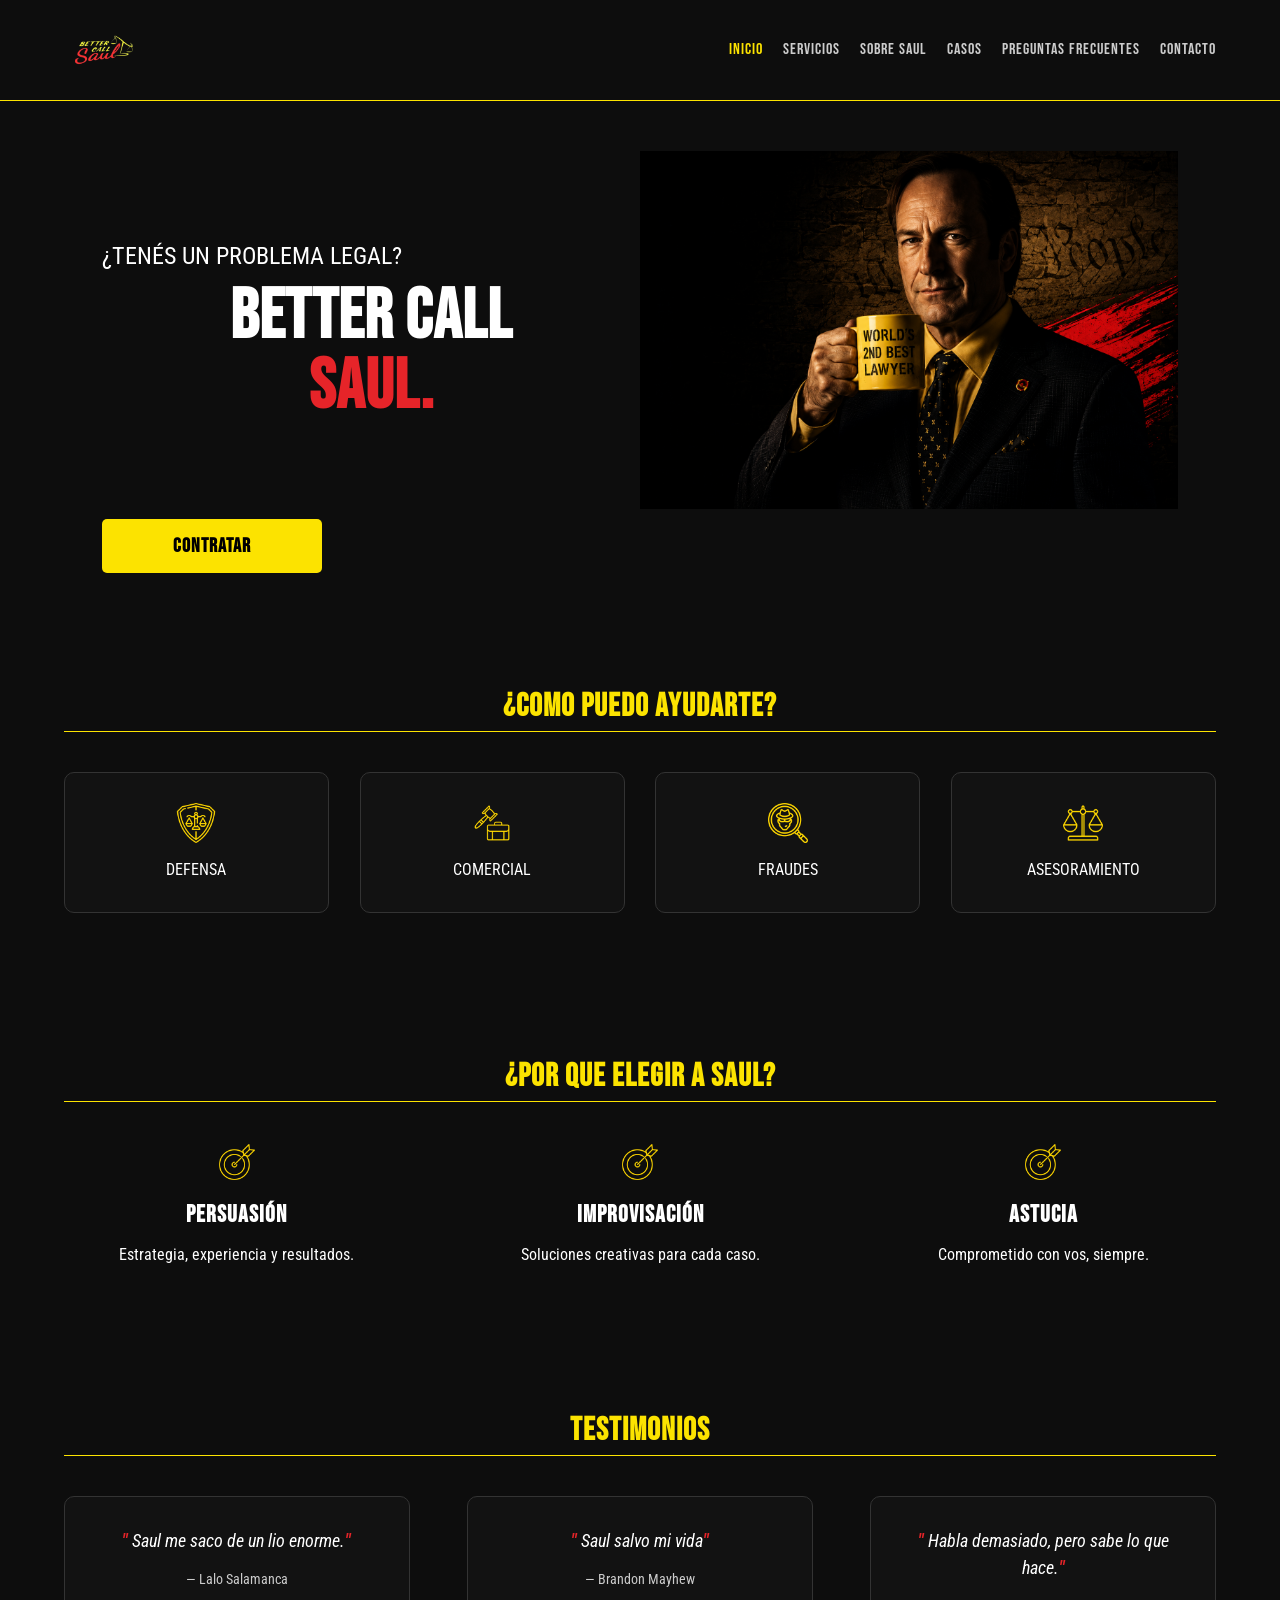
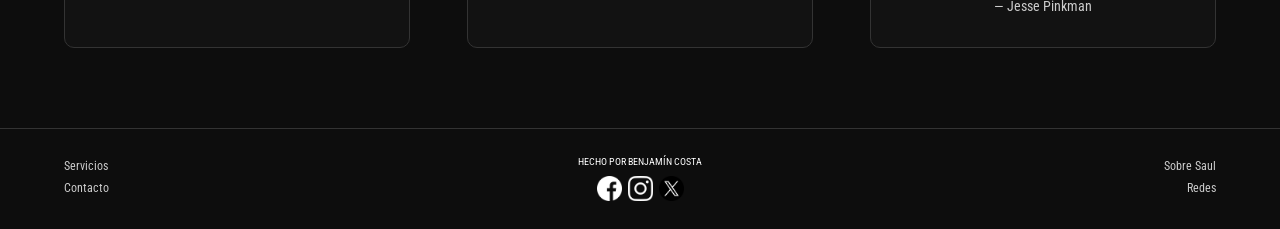
<file: index.html>
<!DOCTYPE html>
<html lang="es">
<head>
    <meta charset="utf-8">
    <meta name="viewport" content="width=device-width, initial-scale=1">
    <title>Inicio - Saul Goodman</title>
    <link rel="stylesheet" type="text/css" href="./estilos.css">
    <link rel="preconnect" href="https://fonts.googleapis.com">
    <link rel="preconnect" href="https://fonts.gstatic.com">
    <link href="https://fonts.googleapis.com/css2?family=Bebas+Neue&family=Roboto+Condensed:wght@400;700&display=swap" rel="stylesheet">
    <link href="https://fonts.googleapis.com/css2?family=Roboto:wght@400;700;900&display=swap" rel="stylesheet">
</head>
<body>
    <header class="encabezado">
        <div class="caja-logo">
            <img src="./images/LOGO-removebg-preview.png" alt="Logo BCS" class="logo">
        </div>
        
        <a href="javascript:void(0);" class="icono" onclick="funcionMenu()">&#9776;</a>

        <nav class="topnav" id="miTopnav">
            <a href="./index.html" class="enlaceNav activo">Inicio</a>
            <a href="./servicios.html" class="enlaceNav">Servicios</a>
            <a href="./sobreSaul.html" class="enlaceNav">Sobre Saul</a>
            <a href="./casos.html" class="enlaceNav">Casos</a>
            <a href="./preguntasFrecuentes.html" class="enlaceNav">Preguntas frecuentes</a>
            <a href="./contacto.html" class="enlaceNav">Contacto</a>
        </nav>
    </header>

    
<!-- SECCION 1 (Inicio) -->
<section class="banner">
    <div class="bannerTexto">
        <p class="subtitulo">¿TENÉS UN PROBLEMA LEGAL?</p>
        <h1 class="tituloPrincipal">
            BETTER CALL
            <strong class="textoRojo">SAUL.</strong>
        </h1>
    </div>

    <div class="cajaImagen">
        <img src="./images/img.banner.png" alt="Saul Goodman" class="imagenBanner">
    </div>

    <div class="cajaBoton">
        <a href="./contacto.html" class="CTA">CONTRATAR</a>
    </div>
</section>


    <!-- SECCION 2 (Servicios) -->
    <section class="serviciosContenedor">
        <h2 class="titulo-seccion">¿COMO PUEDO AYUDARTE?</h2>
        <div class="grillaContenedor">
            <div class="cajaServicios">
               <a href="./servicios.html">

                <img src="./images/blindaje.png" alt="Icono defensa" class="icono">
                <p>DEFENSA</p>

               </a>  
            </div>
            <div class="cajaServicios">
                <a href="./servicios.html">
                    <img src="./images/derecho-laboral.png" alt="Icono comercial" class="icono">
                    <p>COMERCIAL</p>
                </a>
            </div>

            <div class="cajaServicios">
                 <a href="./servicios.html">
                    <img src="./images/fraude.png" alt="Icono fraudes" class="icono">
                    <p>FRAUDES</p>
                </a>
            </div>


        <div class="cajaServicios">
                <a href="./servicios.html">
                    <img src="./images/balanza.png" alt="Icono asesoramiento" class="icono">
                    <p>ASESORAMIENTO</p>
                </a>
            </div>
        </div>
    </section>

    <!-- SECCION 3 (Por qué elegir a Saul) -->
    <section class="habilidadesContenedor">
        <h2 class="titulo-seccion">¿POR QUE ELEGIR A SAUL?</h2>
        <div class="grillaContenedor">
            <div class="cajaHabilidad">
                <img src="./images/estrategia.png" alt="Icono habilidad" class="icono">
                <h3 class="titulo-habilidad">Persuasión</h3>
                <p class="texto-habilidad">Estrategia, experiencia y resultados.</p>
            </div>
            <div class="cajaHabilidad">
                <img src="./images/estrategia.png" alt="Icono habilidad" class="icono">
                <h3 class="titulo-habilidad">Improvisación</h3>
                <p class="texto-habilidad">Soluciones creativas para cada caso.</p>
            </div>
            <div class="cajaHabilidad">
                <img src="./images/estrategia.png" alt="Icono habilidad" class="icono">
                <h3 class="titulo-habilidad">Astucia</h3>
                <p class="texto-habilidad">Comprometido con vos, siempre.</p>
            </div>
        </div>
    </section>

   <!-- SECCION 4 (Testimonios) -->
    <section class="testimoniosContenedor">
        <h2 class="titulo-seccion">TESTIMONIOS</h2>
        <div class="grillaContenedor">
            <div class="cajaTestimonio">
                <p class="cita"><strong class="comillaRoja">"</strong> Saul me saco de un lio enorme.<strong class="comillaRoja">"</strong></p>
                <p class="autor">— Lalo Salamanca</p>
            </div>
            <div class="cajaTestimonio">
                <p class="cita"><strong class="comillaRoja">"</strong> Saul salvo mi vida<strong class="comillaRoja">"</strong></p>
                <p class="autor">— Brandon Mayhew</p>
            </div>
            <div class="cajaTestimonio">
                <p class="cita"><strong class="comillaRoja">"</strong> Habla demasiado, pero sabe lo que hace.<strong class="comillaRoja">"</strong></p>
                <p class="autor">— Jesse Pinkman</p>
            </div>
        </div>
    </section>

    

    <!-- PIE DE PAGINA -->
    <footer class="piePagina">
        <div class="pieContenedor">
            <div class="pieEnlaces">
                <a href="#">Servicios</a>
                <a href="#">Contacto</a>
            </div>
            <div class="pieFirma">
                <p>HECHO POR BENJAMÍN COSTA</p>
                <div class="pieRedes">
                    <a href="#"><img src="./images/facebook.png" alt="Facebook"></a>
                    <a href="#"><img src="./images/instagram.png" alt="Instagram"></a>
                    <a href="#"><img src="./images/gorjeo.png" alt="X"></a>
                </div>
            </div>
            <div class="pieBloqueDerecho">
                <div class="pieEnlaces">
                    <a href="#">Sobre Saul</a>
                    <a href="#">Redes</a>
                </div>
            </div>
        </div>
    </footer>

    <script>
        function funcionMenu() {
            var menu = document.getElementById("miTopnav");
            if (menu.className === "topnav") {
                menu.className += " responsive";
            } else {
                menu.className = "topnav";
            }
        }
    </script>
</body>
</html>
</file>
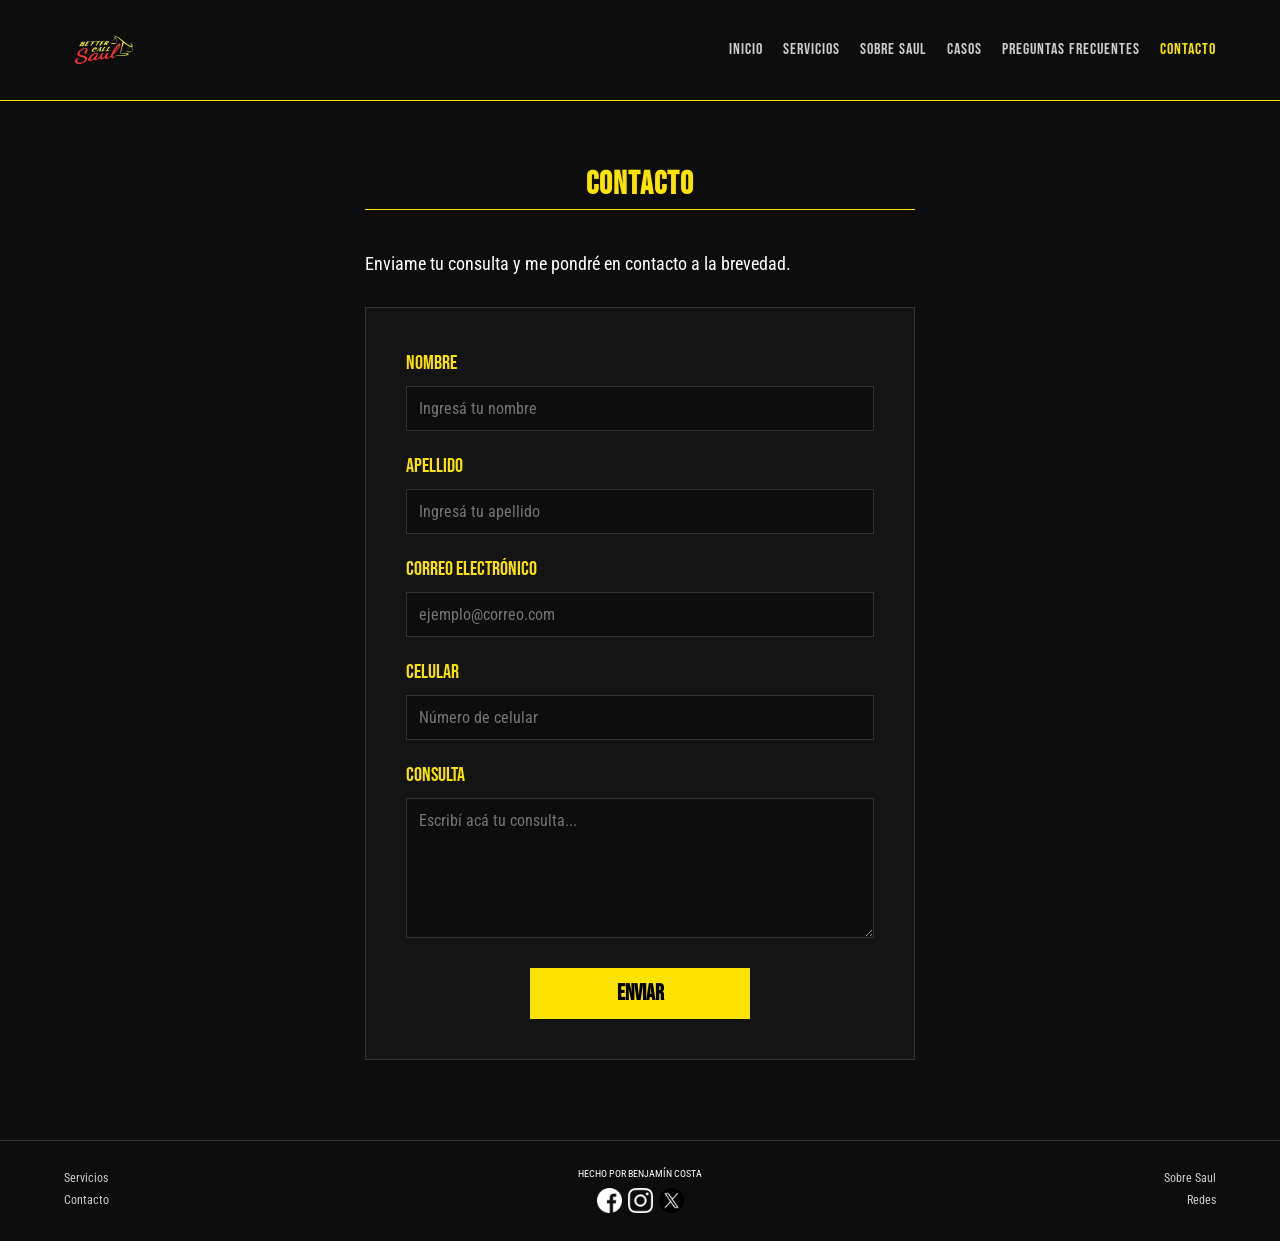
<file: contacto.html>
<!DOCTYPE html>
<html lang="es">
<head>
    <meta charset="utf-8">
    <meta http-equiv="X-UA-Compatible" content="IE=edge">
    <meta name="viewport" content="width=device-width, initial-scale=1">
    <title>Contacto - Saul Goodman</title>
    <link rel="stylesheet" type="text/css" href="./estilos.css">
    <link rel="preconnect" href="https://fonts.googleapis.com">
    <link rel="preconnect" href="https://fonts.gstatic.com">
    <link href="https://fonts.googleapis.com/css2?family=Bebas+Neue&family=Roboto+Condensed:wght@400;700&display=swap" rel="stylesheet">
    <link href="https://fonts.googleapis.com/css2?family=Roboto:wght@400;700;900&display=swap" rel="stylesheet">
</head>
<body>
    <!-- ENCABEZADO -->
    <header class="encabezado">
        <div class="caja-logo">
            <a href="index.html">
                <img src="./images/LOGO-removebg-preview.png" alt="Logo BCS" class="logo">
            </a>
        </div>
        
        <a href="#" class="icono">&#9776;</a>

        <nav class="topnav" id="miTopnav">
            <a href="index.html" class="enlaceNav">Inicio</a>
            <a href="servicios.html" class="enlaceNav">Servicios</a>
            <a href="sobreSaul.html" class="enlaceNav">Sobre Saul</a>
            <a href="casos.html" class="enlaceNav">Casos</a>
            <a href="preguntasFrecuentes.html" class="enlaceNav">Preguntas frecuentes</a>
            <a href="contacto.html" class="enlaceNav activo">Contacto</a>
        </nav>
    </header>

    <!-- SECCION PRINCIPAL: CONTACTO -->
    <section class="seccionContacto">
        <div class="contenedorContacto">
            <h1 class="titulo-seccion">CONTACTO</h1>
            <p class="bajadaContacto">Enviame tu consulta y me pondré en contacto a la brevedad.</p>

            <form class="formularioContacto" action="#" method="post">
                <div class="campoFormulario">
                    <label for="nombre">Nombre</label>
                    <input type="text" id="nombre" name="nombre" placeholder="Ingresá tu nombre">
                </div>

                <div class="campoFormulario">
                    <label for="apellido">Apellido</label>
                    <input type="text" id="apellido" name="apellido" placeholder="Ingresá tu apellido">
                </div>

                <div class="campoFormulario">
                    <label for="email">Correo electrónico</label>
                    <input type="email" id="email" name="email" placeholder="ejemplo@correo.com">
                </div>

                <div class="campoFormulario">
                    <label for="celular">Celular</label>
                    <input type="tel" id="celular" name="celular" placeholder="Número de celular">
                </div>

                <div class="campoFormulario">
                    <label for="consulta">Consulta</label>
                    <textarea id="consulta" name="consulta" rows="6" placeholder="Escribí acá tu consulta..."></textarea>
                </div>

                <div class="cajaBotonContacto">
                    <button type="submit" class="botonEnviar">ENVIAR</button>
                </div>
            </form>
        </div>
    </section>

    <!-- PIE DE PAGINA -->
    <footer class="piePagina">
        <div class="pieContenedor">
            <div class="pieEnlaces">
                <a href="servicios.html">Servicios</a>
                <a href="contacto.html">Contacto</a>
            </div>
            <div class="pieFirma">
                <p>HECHO POR BENJAMÍN COSTA</p>
                <div class="pieRedes">
                    <a href="#"><img src="./images/facebook.png" alt="Facebook"></a>
                    <a href="#"><img src="./images/instagram.png" alt="Instagram"></a>
                    <a href="#"><img src="./images/gorjeo.png" alt="X"></a>
                </div>
            </div>
            <div class="pieBloqueDerecho">
                <div class="pieEnlaces">
                    <a href="sobreSaul.html">Sobre Saul</a>
                    <a href="#">Redes</a>
                </div>
            </div>
        </div>
    </footer>
</body>
</html>
</file>
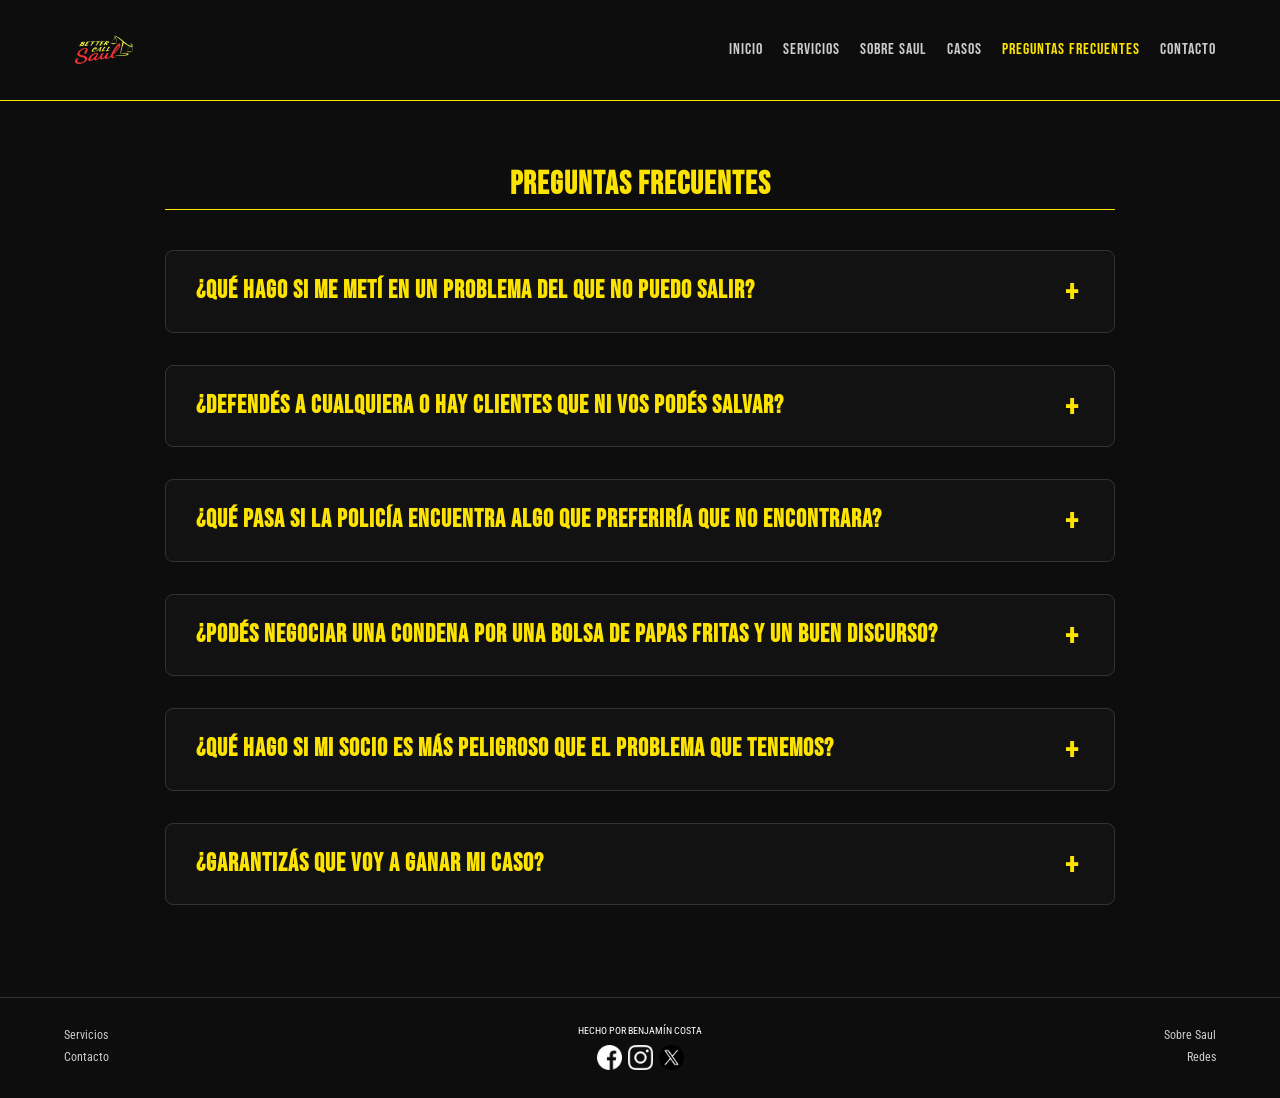
<file: preguntasFrecuentes.html>
<!DOCTYPE html>
<html lang="es">
<head>
    <meta charset="utf-8">
    <meta name="viewport" content="width=device-width, initial-scale=1">
    <title>Preguntas Frecuentes - Saul Goodman</title>
    <link rel="stylesheet" type="text/css" href="./estilos.css">
    <link rel="preconnect" href="https://fonts.googleapis.com">
    <link rel="preconnect" href="https://fonts.gstatic.com">
    <link href="https://fonts.googleapis.com/css2?family=Bebas+Neue&family=Roboto+Condensed:wght@400;700&display=swap" rel="stylesheet">
    <link href="https://fonts.googleapis.com/css2?family=Roboto:wght@400;700;900&display=swap" rel="stylesheet">
    <script src="./funciones.js" defer></script>
</head>
<body>
    <!-- ENCABEZADO -->
    <header class="encabezado">
        <div class="caja-logo">
            <a href="index.html">
                <img src="./images/LOGO-removebg-preview.png" alt="Logo BCS" class="logo">
            </a>
        </div>
        
        <a href="javascript:void(0);" id="botonMenu" class="icono">&#9776;</a>

        <nav class="topnav" id="miTopnav">
            <a href="index.html" class="enlaceNav">Inicio</a>
            <a href="servicios.html" class="enlaceNav">Servicios</a>
            <a href="sobreSaul.html" class="enlaceNav">Sobre Saul</a>
            <a href="casos.html" class="enlaceNav">Casos</a>
            <a href="preguntasFrecuentes.html" class="enlaceNav activo">Preguntas frecuentes</a>
            <a href="contacto.html" class="enlaceNav">Contacto</a>
        </nav>
    </header>

    <!-- SECCION PRINCIPAL: PREGUNTAS FRECUENTES -->
    <main class="seccionFaq">
        <div class="contenedorFaq">
            <h1 class="titulo-seccion">PREGUNTAS FRECUENTES</h1>

            <div class="listaFaq">
                <!-- PREGUNTA 1 -->
                <div class="bloqueFaq">
                    <div class="preguntaFaq" id="pregunta1">
                        <h2 class="textoPregunta">¿Qué hago si me metí en un problema del que no puedo salir?</h2>
                        <span class="iconoFaq" id="icono1">+</span>
                    </div>
                    <div class="respuestaFaq" id="respuesta1" style="display: none;">
                        <p class="textoRespuesta">Primero, no empeores las cosas intentando resolverlas por tu cuenta. Contame qué pasó y veamos qué estrategia podemos armar.</p>
                    </div>
                </div>

                <!-- PREGUNTA 2 -->
                <div class="bloqueFaq">
                    <div class="preguntaFaq" id="pregunta2">
                        <h2 class="textoPregunta">¿Defendés a cualquiera o hay clientes que ni vos podés salvar?</h2>
                        <span class="iconoFaq" id="icono2">+</span>
                    </div>
                    <div class="respuestaFaq" id="respuesta2" style="display: none;">
                        <p class="textoRespuesta">Todo el mundo merece asesoramiento. Ahora bien, algunos clientes hacen que uno se replantee sus decisiones profesionales.</p>
                    </div>
                </div>

                <!-- PREGUNTA 3 -->
                <div class="bloqueFaq">
                    <div class="preguntaFaq" id="pregunta3">
                        <h2 class="textoPregunta">¿Qué pasa si la policía encuentra algo que preferiría que no encontrara?</h2>
                        <span class="iconoFaq" id="icono3">+</span>
                    </div>
                    <div class="respuestaFaq" id="respuesta3" style="display: none;">
                        <p class="textoRespuesta">Lo primero es mantener la calma y buscar asesoramiento legal. Improvisar una explicación en el peor momento rara vez es una buena estrategia.</p>
                    </div>
                </div>

                <!-- PREGUNTA 4 -->
                <div class="bloqueFaq">
                    <div class="preguntaFaq" id="pregunta4">
                        <h2 class="textoPregunta">¿Podés negociar una condena por una bolsa de papas fritas y un buen discurso?</h2>
                        <span class="iconoFaq" id="icono4">+</span>
                    </div>
                    <div class="respuestaFaq" id="respuesta4" style="display: none;">
                        <p class="textoRespuesta">Las papas pueden ayudar a mejorar una reunión, pero no reemplazan una buena estrategia legal. Aunque admito que el discurso importa.</p>
                    </div>
                </div>

                <!-- PREGUNTA 5 -->
                <div class="bloqueFaq">
                    <div class="preguntaFaq" id="pregunta5">
                        <h2 class="textoPregunta">¿Qué hago si mi socio es más peligroso que el problema que tenemos?</h2>
                        <span class="iconoFaq" id="icono5">+</span>
                    </div>
                    <div class="respuestaFaq" id="respuesta5" style="display: none;">
                        <p class="textoRespuesta">En ese caso, hay que analizar tanto el problema como a las personas involucradas. A veces, elegir bien con quién hacer negocios es la primera victoria.</p>
                    </div>
                </div>

                <!-- PREGUNTA 6 -->
                <div class="bloqueFaq">
                    <div class="preguntaFaq" id="pregunta6">
                        <h2 class="textoPregunta">¿Garantizás que voy a ganar mi caso?</h2>
                        <span class="iconoFaq" id="icono6">+</span>
                    </div>
                    <div class="respuestaFaq" id="respuesta6" style="display: none;">
                        <p class="textoRespuesta">¡Ojalá pudiera! Pero ningún abogado serio puede garantizar un resultado. Lo que sí se puede hacer es preparar la mejor estrategia posible.</p>
                    </div>
                </div>
            </div>
        </div>
    </main>

    <!-- PIE DE PAGINA -->
    <footer class="piePagina">
        <div class="pieContenedor">
            <div class="pieEnlaces">
                <a href="#">Servicios</a>
                <a href="#">Contacto</a>
            </div>
            <div class="pieFirma">
                <p>HECHO POR BENJAMÍN COSTA</p>
                <div class="pieRedes">
                    <a href="#"><img src="./images/facebook.png" alt="Facebook"></a>
                    <a href="#"><img src="./images/instagram.png" alt="Instagram"></a>
                    <a href="#"><img src="./images/gorjeo.png" alt="X"></a>
                </div>
            </div>
            <div class="pieBloqueDerecho">
                <div class="pieEnlaces">
                    <a href="#">Sobre Saul</a>
                    <a href="#">Redes</a>
                </div>
            </div>
        </div>
    </footer>
</body>
</html>
</file>
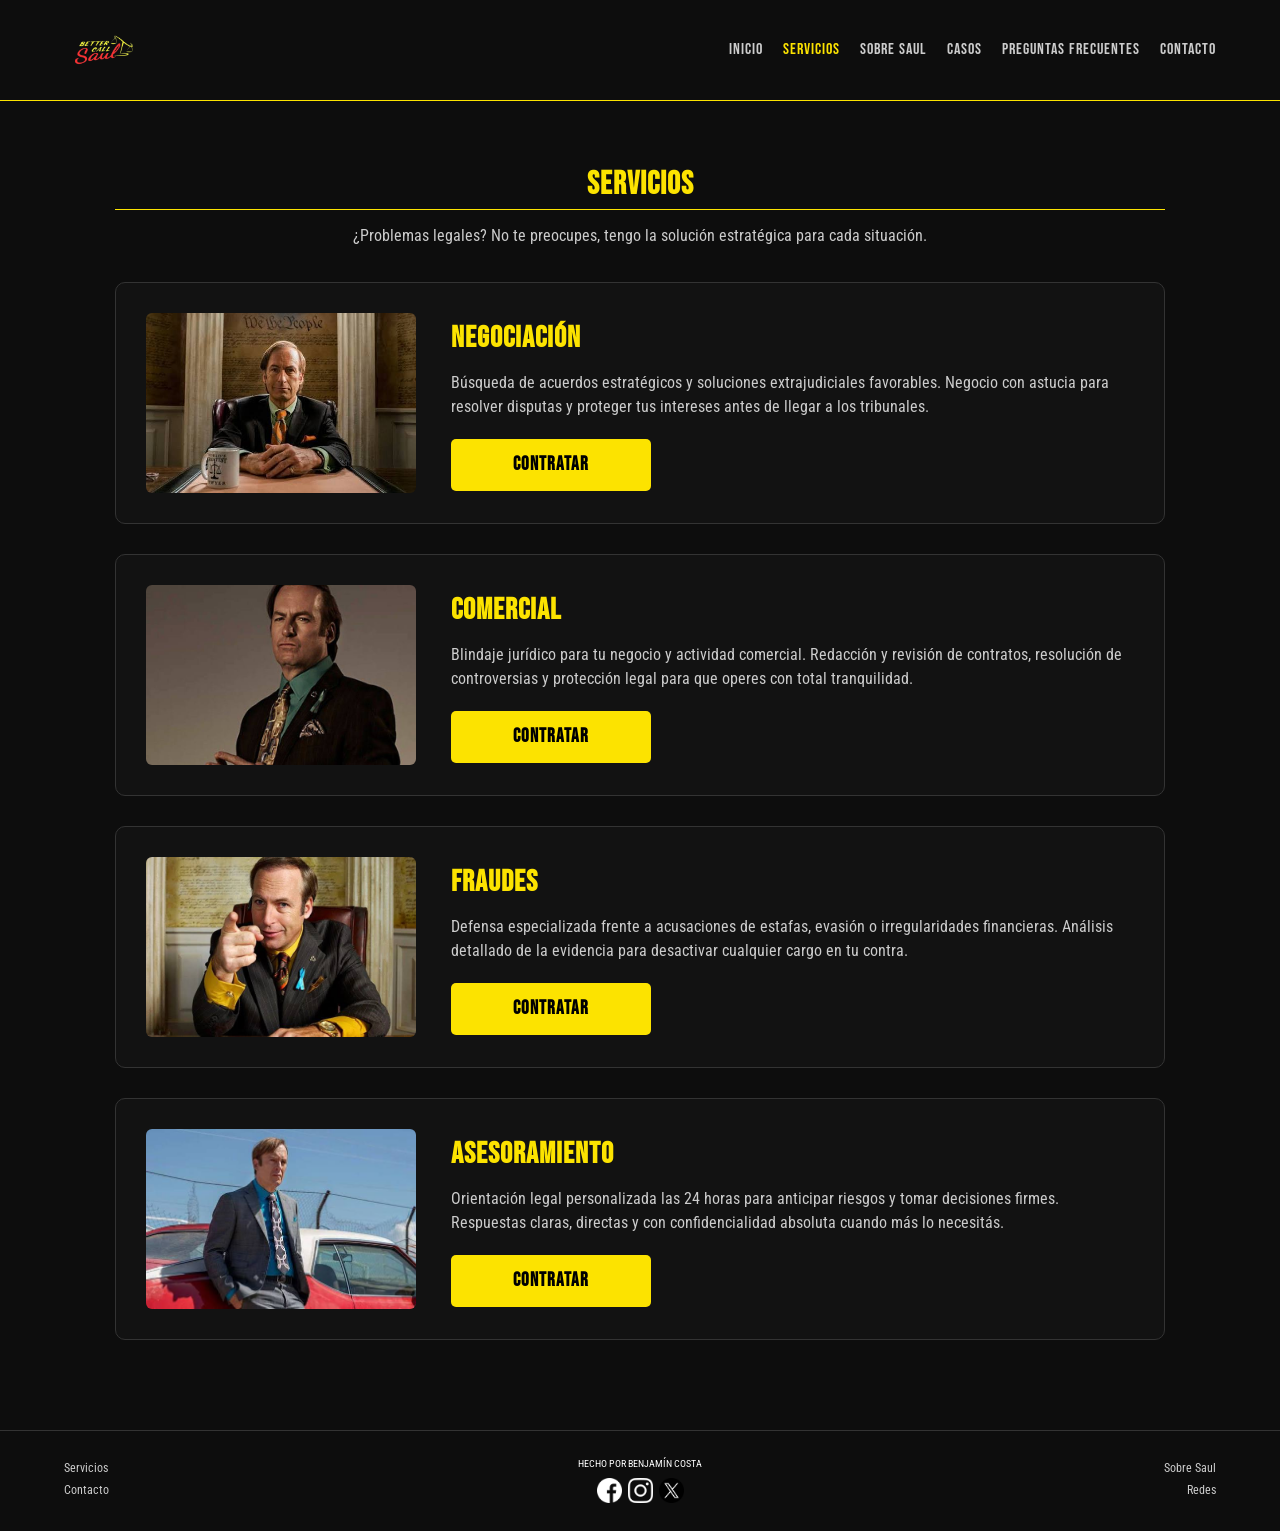
<file: servicios.html>
<!DOCTYPE html>
<html lang="es">
<head>
    <meta charset="utf-8">
    <meta name="viewport" content="width=device-width, initial-scale=1">
    <title>Servicios - Saul Goodman</title>
    <link rel="stylesheet" type="text/css" href="./estilos.css">
    <link rel="preconnect" href="https://fonts.googleapis.com">
    <link rel="preconnect" href="https://fonts.gstatic.com">
    <link href="https://fonts.googleapis.com/css2?family=Bebas+Neue&family=Roboto+Condensed:wght@400;700&display=swap" rel="stylesheet">
    <link href="https://fonts.googleapis.com/css2?family=Roboto:wght@400;700;900&display=swap" rel="stylesheet">
</head>
<body>
    <!-- ENCABEZADO -->
    <header class="encabezado">
        <div class="caja-logo">
            <a href="index.html">
                <img src="./images/LOGO-removebg-preview.png" alt="Logo BCS" class="logo">
            </a>
        </div>
        
        <a href="#" class="icono">&#9776;</a>

        <nav class="topnav" id="miTopnav">
            <a href="index.html" class="enlaceNav">Inicio</a>
            <a href="servicios.html" class="enlaceNav activo">Servicios</a>
            <a href="./sobreSaul.html" class="enlaceNav">Sobre Saul</a>
            <a href="./casos.html" class="enlaceNav">Casos</a>
            <a href="./preguntasFrecuentes.html" class="enlaceNav">Preguntas frecuentes</a>
            <a href="contacto.html" class="enlaceNav">Contacto</a>
        </nav>
    </header>

    <!-- SECCION PRINCIPAL DE SERVICIOS -->
    <main class="seccionServiciosPagina">
        <div class="contenedorServicios">
            <h1 class="titulo-seccion">SERVICIOS</h1>
            <p class="bajadaServicios">¿Problemas legales? No te preocupes, tengo la solución estratégica para cada situación.</p>

            <div class="grillaServicios">
                <!-- Servicio 1: Negociación -->
                <div class="tarjetaServicio">
                    <img src="./images/negociación.jpg" alt="Servicio de Negociación" class="imagenServicio">
                    <div class="infoServicio">
                        <h2 class="tituloServicio">NEGOCIACIÓN</h2>
                        <p class="descripcionServicio">Búsqueda de acuerdos estratégicos y soluciones extrajudiciales favorables. Negocio con astucia para resolver disputas y proteger tus intereses antes de llegar a los tribunales.</p>
                        <a href="contacto.html" class="botonServicio">CONTRATAR</a>
                    </div>
                </div>

                <!-- Servicio 2: Comercial -->
                <div class="tarjetaServicio">
                    <img src="./images/comercial.png" alt="Servicio Comercial" class="imagenServicio">
                    <div class="infoServicio">
                        <h2 class="tituloServicio">COMERCIAL</h2>
                        <p class="descripcionServicio">Blindaje jurídico para tu negocio y actividad comercial. Redacción y revisión de contratos, resolución de controversias y protección legal para que operes con total tranquilidad.</p>
                        <a href="contacto.html" class="botonServicio">CONTRATAR</a>
                    </div>
                </div>

                <!-- Servicio 3: Fraudes -->
                <div class="tarjetaServicio">
                    <img src="./images/fraudes.png" alt="Servicio de Fraudes" class="imagenServicio">
                    <div class="infoServicio">
                        <h2 class="tituloServicio">FRAUDES</h2>
                        <p class="descripcionServicio">Defensa especializada frente a acusaciones de estafas, evasión o irregularidades financieras. Análisis detallado de la evidencia para desactivar cualquier cargo en tu contra.</p>
                        <a href="contacto.html" class="botonServicio">CONTRATAR</a>
                    </div>
                </div>

                <!-- Servicio 4: Asesoramiento -->
                <div class="tarjetaServicio">
                    <img src="./images/asesoramiento.png" alt="Servicio de Asesoramiento" class="imagenServicio">
                    <div class="infoServicio">
                        <h2 class="tituloServicio">ASESORAMIENTO</h2>
                        <p class="descripcionServicio">Orientación legal personalizada las 24 horas para anticipar riesgos y tomar decisiones firmes. Respuestas claras, directas y con confidencialidad absoluta cuando más lo necesitás.</p>
                        <a href="contacto.html" class="botonServicio">CONTRATAR</a>
                    </div>
                </div>
            </div>
        </div>
    </main>

    <!-- PIE DE PAGINA -->
   <footer class="piePagina">
        <div class="pieContenedor">
            <div class="pieEnlaces">
                <a href="#">Servicios</a>
                <a href="#">Contacto</a>
            </div>
            <div class="pieFirma">
                <p>HECHO POR BENJAMÍN COSTA</p>
                <div class="pieRedes">
                    <a href="#"><img src="./images/facebook.png" alt="Facebook"></a>
                    <a href="#"><img src="./images/instagram.png" alt="Instagram"></a>
                    <a href="#"><img src="./images/gorjeo.png" alt="X"></a>
                </div>
            </div>
            <div class="pieBloqueDerecho">
                <div class="pieEnlaces">
                    <a href="#">Sobre Saul</a>
                    <a href="#">Redes</a>
                </div>
            </div>
        </div>
    </footer>
</body>
</html>
</file>
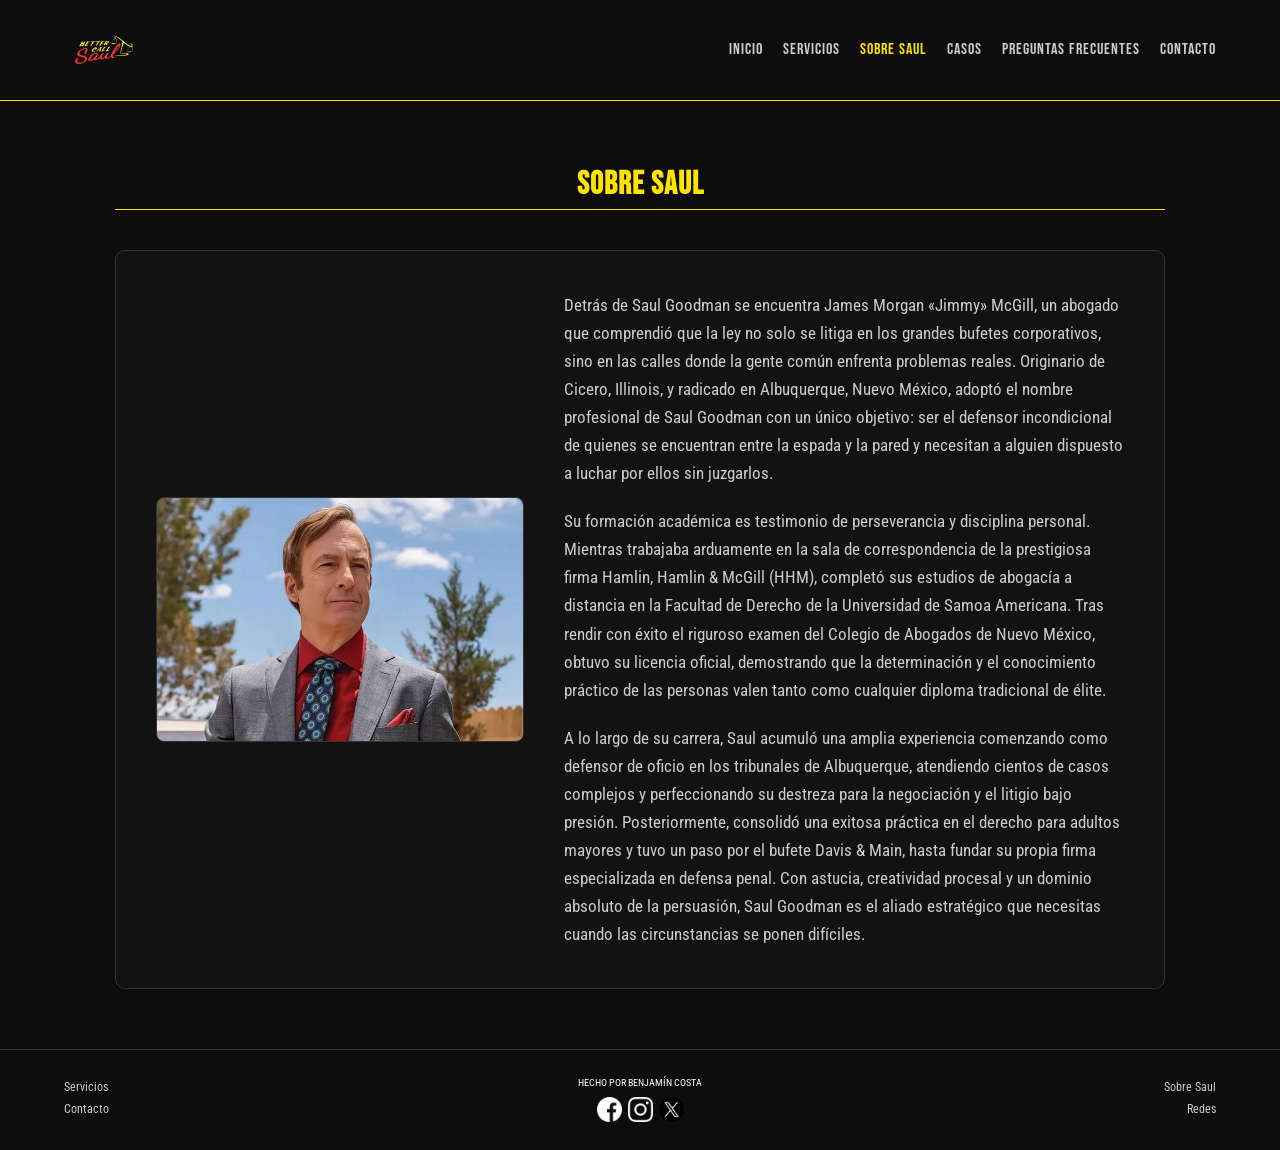
<file: sobreSaul.html>
<!DOCTYPE html>
<html lang="es">
<head>
    <meta charset="utf-8">
    <meta name="viewport" content="width=device-width, initial-scale=1">
    <title>Sobre Saul - Saul Goodman</title>
    <link rel="stylesheet" type="text/css" href="./estilos.css">
    <link rel="preconnect" href="https://fonts.googleapis.com">
    <link rel="preconnect" href="https://fonts.gstatic.com">
    <link href="https://fonts.googleapis.com/css2?family=Bebas+Neue&family=Roboto+Condensed:wght@400;700&display=swap" rel="stylesheet">
    <link href="https://fonts.googleapis.com/css2?family=Roboto:wght@400;700;900&display=swap" rel="stylesheet">
</head>
<body>
    <!-- ENCABEZADO -->
    <header class="encabezado">
        <div class="caja-logo">
            <a href="index.html">
                <img src="./images/LOGO-removebg-preview.png" alt="Logo BCS" class="logo">
            </a>
        </div>
        
        <a href="#" class="icono">&#9776;</a>

        <nav class="topnav" id="miTopnav">
            <a href="index.html" class="enlaceNav">Inicio</a>
            <a href="servicios.html" class="enlaceNav">Servicios</a>
            <a href="sobreSaul.html" class="enlaceNav activo">Sobre Saul</a>
            <a href="./casos.html" class="enlaceNav">Casos</a>
            <a href="./preguntasFrecuentes.html" class="enlaceNav">Preguntas frecuentes</a>
            <a href="contacto.html" class="enlaceNav">Contacto</a>
        </nav>
    </header>

    <!-- SECCION PRINCIPAL: SOBRE SAUL -->
    <main class="seccionSobreSaul">
        <div class="contenedorSobreSaul">
            <h1 class="titulo-seccion">SOBRE SAUL</h1>

            <section class="tarjetaSobreSaul">
                <div class="cajaImagenSaul">
                    <img src="./images/sobreSaul.jpg" alt="Fotografía de Saul Goodman, abogado defensor" class="imagen-saul">
                </div>
                <div class="textoSobreSaul">
                    <p class="parrafoSobreSaul">
                        Detrás de Saul Goodman se encuentra James Morgan «Jimmy» McGill, un abogado que comprendió que la ley no solo se litiga en los grandes bufetes corporativos, sino en las calles donde la gente común enfrenta problemas reales. Originario de Cicero, Illinois, y radicado en Albuquerque, Nuevo México, adoptó el nombre profesional de Saul Goodman con un único objetivo: ser el defensor incondicional de quienes se encuentran entre la espada y la pared y necesitan a alguien dispuesto a luchar por ellos sin juzgarlos.
                    </p>
                    <p class="parrafoSobreSaul">
                        Su formación académica es testimonio de perseverancia y disciplina personal. Mientras trabajaba arduamente en la sala de correspondencia de la prestigiosa firma Hamlin, Hamlin & McGill (HHM), completó sus estudios de abogacía a distancia en la Facultad de Derecho de la Universidad de Samoa Americana. Tras rendir con éxito el riguroso examen del Colegio de Abogados de Nuevo México, obtuvo su licencia oficial, demostrando que la determinación y el conocimiento práctico de las personas valen tanto como cualquier diploma tradicional de élite.
                    </p>
                    <p class="parrafoSobreSaul">
                        A lo largo de su carrera, Saul acumuló una amplia experiencia comenzando como defensor de oficio en los tribunales de Albuquerque, atendiendo cientos de casos complejos y perfeccionando su destreza para la negociación y el litigio bajo presión. Posteriormente, consolidó una exitosa práctica en el derecho para adultos mayores y tuvo un paso por el bufete Davis & Main, hasta fundar su propia firma especializada en defensa penal. Con astucia, creatividad procesal y un dominio absoluto de la persuasión, Saul Goodman es el aliado estratégico que necesitas cuando las circunstancias se ponen difíciles.
                    </p>
                </div>
            </section>
        </div>
    </main>

    <!-- PIE DE PAGINA -->
   <footer class="piePagina">
        <div class="pieContenedor">
            <div class="pieEnlaces">
                <a href="#">Servicios</a>
                <a href="#">Contacto</a>
            </div>
            <div class="pieFirma">
                <p>HECHO POR BENJAMÍN COSTA</p>
                <div class="pieRedes">
                    <a href="#"><img src="./images/facebook.png" alt="Facebook"></a>
                    <a href="#"><img src="./images/instagram.png" alt="Instagram"></a>
                    <a href="#"><img src="./images/gorjeo.png" alt="X"></a>
                </div>
            </div>
            <div class="pieBloqueDerecho">
                <div class="pieEnlaces">
                    <a href="#">Sobre Saul</a>
                    <a href="#">Redes</a>
                </div>
            </div>
        </div>
    </footer>
</body>
</html>
</file>
<file: estilos.css>
* {
    margin: 0;
    padding: 0;
    box-sizing: border-box;
}

body {
    background-color: #0d0d0d;
    color: #ffffff;
    font-family: 'Roboto Condensed', sans-serif; 
    line-height: 1.5;
}

a {
    text-decoration: none;
    color: inherit;
}

ul {
    list-style: none;
}

img {
    max-width: 100%;
    height: auto;
    display: block;
}

h1, h2, h3, .titulo-principal, .titulo-seccion, .titulo-habilidad {
    font-family: 'Bebas Neue', sans-serif;
    letter-spacing: 1px; 
}

.grillaContenedor, .contenedor {
    width: 90%;
    margin: 0 auto;
    display: flex;
    flex-direction: column;
}

.serviciosContenedor, .habilidadesContenedor, .testimoniosContenedor, .piePagina {
    padding: 60px 0;
}

.titulo-seccion {
    text-align: center;
    color: #fce300;
    font-size: 32px;
    margin-bottom: 40px;
    border-bottom: 1px solid #fce300;
}

/*BARRA DE NAVEGACION*/
.encabezado {
    display: flex;
    flex-direction: row;
    justify-content: space-between;
    align-items: center;
    padding: 15px 20px;
    border-bottom: 1px solid #fce300;
    position: relative;
    background-color: #0d0d0d;
}

.caja-logo {
    width: 120px;
}

.logo {
    width: 100%;
    margin-bottom: 0;
}

/* Icono menú hamburguesa */
.encabezado .icono {
    display: block;
    font-size: 30px;
    color: #ffffff;
    cursor: pointer;
    text-decoration: none;
    width: auto;
    max-width: none;
    margin: 0;
    line-height: 1;
    transition: 0.3s;
}

/* Animación con hover en el icono */
.encabezado .icono:hover {
    color: #fce300;
    transform: scale(1.15);
}

/* Menú de navegación desplegable centrado */
.topnav {
    position: absolute;
    top: 100%;
    left: 0;
    width: 100%;
    background-color: #0d0d0d;
    border-bottom: 2px solid #fce300;
    display: flex;
    flex-direction: column;
    align-items: center;
    text-align: center;
    max-height: 0;
    opacity: 0;
    overflow: hidden;
    transition: max-height 0.4s ease, opacity 0.3s ease, padding 0.3s ease;
    padding: 0;
    z-index: 100;
}

/* Despliegue con hover sobre el icono o menú, y con clic (clase responsive) */
.encabezado .icono:hover ~ .topnav,
.topnav:hover,
.topnav.responsive {
    max-height: 380px;
    opacity: 1;
    padding: 15px 0 20px 0;
}

/* Enlaces del menú */
.topnav .enlaceNav {
    display: block;
    width: 100%;
    padding: 10px 0;
    font-family: 'Bebas Neue', sans-serif;
    letter-spacing: 1px;
    font-size: 22px;
    color: #cccccc;
    text-decoration: none;
    transition: 0.3s;
}

/* Animación con hover en los enlaces */
.topnav .enlaceNav:hover {
    color: #fce300;
    background-color: #1a1a1a;
    letter-spacing: 2px;
}

.topnav .enlaceNav.activo {
    color: #fce300;
}
/*ESTILOS BANNER (SECCIÓN 1) */

.banner {
    display: flex;
    flex-direction: column;
    padding: 25px 15px 30px 15px;
}

.bannerTexto {
    text-align: left;
    margin-bottom: 0;
    width: 100%;
}

.subtitulo {
    font-size: 18px;
    margin-bottom: 8px;
    color: #ffffff;
}

.tituloPrincipal {
    font-size: 48px;
    line-height: 1;
    margin-bottom: 10px;
}

.textoRojo {
    color: #e62429;
    display: block;
}

.cajaImagen {
    width: 100%;
    display: flex;
    justify-content: center;
    margin-bottom: 10px;
}

.imagenBanner {
    width: 100%;
    max-width: 450px;
    height: auto;
    display: block;
}

.cajaBoton {
    width: 100%;
    display: flex;
    justify-content: center;
}

.CTA {
    display: inline-block;
    background-color: #fce300;
    color: #000;
    padding: 12px 0;
    width: 100%;
    text-align: center;
    font-weight: bold;
    font-size: 20px;
    border-radius: 5px;
    font-family: 'Bebas Neue', sans-serif;
    letter-spacing: 1px;
}

/* ESTILOS SECCIÓN SERVICIOS */
.cajaServicios {
    border: 1px solid #333;
    border-radius: 10px;
    padding: 30px;
    text-align: center;
    background-color: rgba(255, 255, 255, 0.02);
    margin-bottom: 20px; /* Separación hacia abajo en lugar de gap */
}

.icono {
    margin: 0 auto 15px auto;
    max-width: 50px;
    width: 40px;
}

/* ESTILOS SECCIÓN HABILIDADES */
 
.habilidadesContenedor .grillaContenedor {
    flex-direction: row; 
    justify-content: space-between; 
}

.cajaHabilidad {
    text-align: center;
    width: 30%; 
    margin-bottom: 20px; 
}

.titulo-habilidad {
    color: #ffffff; 
    margin-bottom: 10px;
    font-size: 16px; 
}

.texto-habilidad {
    display: none; 
}


/*ESTILOS SECCIÓN TESTIMONIOS */
.cajaTestimonio {
    border: 1px solid #333;
    border-radius: 10px;
    padding: 30px;
    text-align: center;
    background-color: rgba(255, 255, 255, 0.02);
    margin-bottom: 20px; 
}

.cita {
    font-style: italic;
    color: #ffffff; 
    margin-bottom: 15px;
    font-size: 18px;
}
.comillaRoja {
    color: #e62429;
}

.autor {
    font-size: 14px;
    color: #ccc;
}

/* Footer */
.piePagina {
    border-top: 1px solid #333;
    padding: 25px 15px;
    text-align: center;
}

.pieContenedor {
    display: flex;
    flex-direction: column;
    align-items: center;
}

.pieEnlaces {
    display: flex;
    flex-direction: column;
    text-align: center;
    margin-bottom: 15px;
}

.pieEnlaces a {
    display: block;
    margin-bottom: 4px;
    color: #ccc;
    font-size: 12px;
}

.pieFirma {
    display: flex;
    flex-direction: column;
    align-items: center;
    margin-bottom: 15px;
    text-align: center;
}

.pieFirma p {
    font-size: 10px;
}

.pieRedes {
    display: flex;
    flex-direction: row;
    justify-content: center;
    align-items: center;
    margin-top: 8px;
}

.pieRedes a {
    margin: 3px;
}

.pieRedes img {
    width: 25px;
    height: 25px;
}

.pieBloqueDerecho {
    display: flex;
    flex-direction: column;
    align-items: center;
}

/* ===================================================
   PAGINA SERVICIOS (servicios.html) - Movil (Base)
   =================================================== */
.seccionServiciosPagina {
    padding: 40px 0 60px 0;
}

.contenedorServicios {
    width: 90%;
    margin: 0 auto;
}

.bajadaServicios {
    text-align: center;
    color: #cccccc;
    font-size: 16px;
    margin-top: -25px;
    margin-bottom: 35px;
    line-height: 1.4;
}

.grillaServicios {
    display: flex;
    flex-direction: column;
    width: 100%;
}

.tarjetaServicio {
    border: 1px solid #333333;
    border-radius: 10px;
    padding: 20px;
    background-color: rgba(255, 255, 255, 0.02);
    display: flex;
    flex-direction: column;
    margin-bottom: 25px;
    transition: 0.3s;
}

.tarjetaServicio:hover {
    border-color: #fce300;
}

.imagenServicio {
    width: 100%;
    height: 180px;
    object-fit: cover;
    border-radius: 6px;
    margin-bottom: 15px;
}

.infoServicio {
    display: flex;
    flex-direction: column;
    width: 100%;
}

.tituloServicio {
    font-family: 'Bebas Neue', sans-serif;
    color: #fce300;
    font-size: 26px;
    letter-spacing: 1px;
    margin-bottom: 10px;
    text-align: center;
}

.descripcionServicio {
    font-family: 'Roboto Condensed', sans-serif;
    color: #cccccc;
    font-size: 15px;
    line-height: 1.4;
    margin-bottom: 20px;
    text-align: center;
}

.botonServicio {
    display: block;
    background-color: #fce300;
    color: #000000;
    padding: 10px 0;
    text-align: center;
    font-weight: bold;
    font-size: 18px;
    border-radius: 5px;
    font-family: 'Bebas Neue', sans-serif;
    letter-spacing: 1px;
    text-decoration: none;
    width: 100%;
    transition: 0.3s;
}

.botonServicio:hover {
    background-color: #ffffff;
    color: #000000;
}

*/CARRUSEL DE TEXTO*/
html,
body {
  font-family: 'Droid Serif', serif;
}

h1 {
  font-size: 60px;
  text-align: center;
}

.content-slider {
  width: 100%;
  height: 360px;
}

.slider {
  height: 320px;
  width: 680px;
  margin: 40px auto 0;
  overflow: visible;
  position: relative;
}

.mask {
  overflow: hidden;
  height: 320px;
}

.slider ul {
  margin: 0;
  padding: 0;
  position: relative;
}

.slider li {
  width: 680px;
  height: 320px;
  position: absolute;
  top: -325px;
  list-style: none;
}

.slider .quote {
  font-size: 40px;
  font-style: italic;
}

.slider .source {
  font-size: 20px;
  text-align: right;
}

.slider li.anim1 {
  animation: cycle 15s linear infinite;
}

.slider li.anim2 {
  animation: cycle2 15s linear infinite;
}

.slider li.anim3 {
  animation: cycle3 15s linear infinite;
}

.slider li.anim4 {
  animation: cycle4 15s linear infinite;
}

.slider li.anim5 {
  animation: cycle5 15s linear infinite;
}

.slider:hover li {
  animation-play-state: paused;
}

@keyframes cycle {
  0% {
    top: 0px;
  }
  4% {
    top: 0px;
  }
  16% {
    top: 0px;
    opacity: 1;
    z-index: 0;
  }
  20% {
    top: 325px;
    opacity: 0;
    z-index: 0;
  }
  21% {
    top: -325px;
    opacity: 0;
    z-index: -1;
  }
  50% {
    top: -325px;
    opacity: 0;
    z-index: -1;
  }
  92% {
    top: -325px;
    opacity: 0;
    z-index: 0;
  }
  96% {
    top: -325px;
    opacity: 0;
  }
  100% {
    top: 0px;
    opacity: 1;
  }
}

@keyframes cycle2 {
  0% {
    top: -325px;
    opacity: 0;
  }
  16% {
    top: -325px;
    opacity: 0;
  }
  20% {
    top: 0px;
    opacity: 1;
  }
  24% {
    top: 0px;
    opacity: 1;
  }
  36% {
    top: 0px;
    opacity: 1;
    z-index: 0;
  }
  40% {
    top: 325px;
    opacity: 0;
    z-index: 0;
  }
  41% {
    top: -325px;
    opacity: 0;
    z-index: -1;
  }
  100% {
    top: -325px;
    opacity: 0;
    z-index: -1;
  }
}

@keyframes cycle3 {
  0% {
    top: -325px;
    opacity: 0;
  }
  36% {
    top: -325px;
    opacity: 0;
  }
  40% {
    top: 0px;
    opacity: 1;
  }
  44% {
    top: 0px;
    opacity: 1;
  }
  56% {
    top: 0px;
    opacity: 1;
    z-index: 0;
  }
  60% {
    top: 325px;
    opacity: 0;
    z-index: 0;
  }
  61% {
    top: -325px;
    opacity: 0;
    z-index: -1;
  }
  100% {
    top: -325px;
    opacity: 0;
    z-index: -1;
  }
}

@keyframes cycle4 {
  0% {
    top: -325px;
    opacity: 0;
  }
  56% {
    top: -325px;
    opacity: 0;
  }
  60% {
    top: 0px;
    opacity: 1;
  }
  64% {
    top: 0px;
    opacity: 1;
  }
  76% {
    top: 0px;
    opacity: 1;
    z-index: 0;
  }
  80% {
    top: 325px;
    opacity: 0;
    z-index: 0;
  }
  81% {
    top: -325px;
    opacity: 0;
    z-index: -1;
  }
  100% {
    top: -325px;
    opacity: 0;
    z-index: -1;
  }
}

@keyframes cycle5 {
  0% {
    top: -325px;
    opacity: 0;
  }
  76% {
    top: -325px;
    opacity: 0;
  }
  80% {
    top: 0px;
    opacity: 1;
  }
  84% {
    top: 0px;
    opacity: 1;
  }
  96% {
    top: 0px;
    opacity: 1;
    z-index: 0;
  }
  100% {
    top: 325px;
    opacity: 0;
    z-index: 0;
  }
}










/* ===================================================
   PAGINA SOBRE SAUL (sobreSaul.html) - Movil (Base)
   =================================================== */
.seccionSobreSaul {
    padding: 40px 0 60px 0;
}

.contenedorSobreSaul {
    width: 90%;
    margin: 0 auto;
    max-width: 1050px;
}

.tarjetaSobreSaul {
    border: 1px solid #333333;
    border-radius: 10px;
    padding: 25px 20px;
    background-color: rgba(255, 255, 255, 0.02);
    display: flex;
    flex-direction: column;
    align-items: center;
    transition: 0.3s;
}

.tarjetaSobreSaul:hover {
    border-color: #fce300;
}

.cajaImagenSaul {
    width: 100%;
    max-width: 360px;
    margin-bottom: 25px;
    display: flex;
    justify-content: center;
}

.imagen-saul {
    width: 100%;
    height: auto;
    max-height: 400px;
    object-fit: cover;
    border-radius: 8px;
    border: 1px solid #333333;
    display: block;
}

.textoSobreSaul {
    width: 100%;
    display: flex;
    flex-direction: column;
}

.parrafoSobreSaul {
    font-family: 'Roboto Condensed', sans-serif;
    color: #cccccc;
    font-size: 16px;
    line-height: 1.6;
    margin-bottom: 18px;
    text-align: left;
}

.parrafoSobreSaul:last-child {
    margin-bottom: 0;
}

/* ===================================================
   PAGINA CASOS (casos.html) - Movil (Base)
   =================================================== */
.seccionCasosPagina {
    padding: 40px 0 60px 0;
}

.contenedorCasos {
    width: 90%;
    margin: 0 auto;
    max-width: 1050px;
}

.bajadaCasos {
    text-align: center;
    color: #cccccc;
    font-size: 16px;
    margin-top: -25px;
    margin-bottom: 35px;
    line-height: 1.4;
}

.listaCasos {
    display: flex;
    flex-direction: column;
    width: 100%;
}

.tarjetaCaso {
    border: 1px solid #333333;
    border-radius: 10px;
    padding: 20px;
    background-color: rgba(255, 255, 255, 0.02);
    display: flex;
    flex-direction: column;
    align-items: center;
    margin-bottom: 25px;
    transition: 0.3s;
}

.tarjetaCaso:hover {
    border-color: #fce300;
}

.cajaImagenCaso {
    width: 100%;
    max-width: 320px;
    margin-bottom: 20px;
    display: flex;
    justify-content: center;
    align-items: center;
    background-color: #141414;
    border: 1px solid #262626;
    border-radius: 8px;
    padding: 10px;
}

.imagenCaso {
    width: 100%;
    height: auto;
    display: block;
    border-radius: 6px;
}

.infoCaso {
    display: flex;
    flex-direction: column;
    width: 100%;
}

.tituloExpediente {
    font-family: 'Bebas Neue', sans-serif;
    color: #fce300;
    font-size: 24px;
    letter-spacing: 1px;
    margin-bottom: 12px;
    text-align: center;
}

.fichaCaso {
    background-color: rgba(255, 255, 255, 0.03);
    border-left: 3px solid #fce300;
    border-radius: 4px;
    padding: 10px 14px;
    margin-bottom: 15px;
}

.datoFila {
    font-family: 'Roboto Condensed', sans-serif;
    font-size: 15px;
    color: #ffffff;
    margin-bottom: 6px;
    line-height: 1.3;
}

.datoFila:last-child {
    margin-bottom: 0;
}

.etiquetaDato {
    color: #fce300;
    font-weight: 700;
}

.descripcionCaso {
    font-family: 'Roboto Condensed', sans-serif;
    color: #cccccc;
    font-size: 15px;
    line-height: 1.55;
    text-align: left;
}

/* ===================================================
   PAGINA PREGUNTAS FRECUENTES (preguntasFrecuentes.html) - Movil (Base)
   =================================================== */
.seccionFaq {
    padding: 40px 0 60px 0;
}

.contenedorFaq {
    width: 90%;
    margin: 0 auto;
    max-width: 950px;
}

.listaFaq {
    display: flex;
    flex-direction: column;
    width: 100%;
}

.bloqueFaq {
    border: 1px solid #333333;
    border-radius: 8px;
    background-color: rgba(255, 255, 255, 0.02);
    margin-bottom: 24px;
    overflow: hidden;
    transition: border-color 0.3s ease, background-color 0.3s ease;
}

.bloqueFaq:hover {
    border-color: #fce300;
}

.preguntaFaq {
    display: flex;
    flex-direction: row;
    justify-content: space-between;
    align-items: center;
    padding: 18px 20px;
    cursor: pointer;
    user-select: none;
    background-color: transparent;
    transition: background-color 0.3s ease;
}

.preguntaFaq:hover {
    background-color: rgba(252, 227, 0, 0.04);
}

.textoPregunta {
    font-family: 'Bebas Neue', sans-serif;
    color: #fce300;
    font-size: 21px;
    letter-spacing: 1px;
    line-height: 1.3;
    margin: 0;
    flex: 1;
    text-align: left;
}

.iconoFaq {
    font-family: 'Roboto Condensed', sans-serif;
    font-size: 26px;
    font-weight: 700;
    color: #fce300;
    margin-left: 15px;
    min-width: 25px;
    text-align: center;
    line-height: 1;
    flex-shrink: 0;
    transition: transform 0.2s ease, color 0.2s ease;
}

.preguntaFaq:hover .iconoFaq {
    transform: scale(1.15);
}

.respuestaFaq {
    display: none;
    padding: 18px 20px 22px 20px;
    border-top: 1px solid #262626;
    background-color: rgba(0, 0, 0, 0.25);
}

.textoRespuesta {
    font-family: 'Roboto Condensed', sans-serif;
    color: #ffffff;
    font-size: 16px;
    line-height: 1.6;
    text-align: left;
    margin: 0;
}

/* ===================================================
   VERSION TABLET (Intermedia entre movil y computadora)
   =================================================== */
@media screen and (min-width: 768px) and (max-width: 1023px) {

    /* CONTENEDOR GENERAL */
    .grillaContenedor, .contenedor {
        width: 90%;
    }

    .serviciosContenedor, 
    .habilidadesContenedor, 
    .testimoniosContenedor {
        padding: 50px 0;
    }

    .titulo-seccion {
        font-size: 30px;
        margin-bottom: 35px;
    }

    /* 1. ENCABEZADO Y MENU */
    .encabezado {
        padding: 12px 5%;
    }

    .caja-logo {
        width: 75px;
    }

    .encabezado .icono {
        display: none;
    }

    .topnav {
        position: static;
        display: flex;
        flex-direction: row;
        align-items: center;
        justify-content: flex-end;
        width: auto;
        max-height: none;
        opacity: 1;
        overflow: visible;
        background-color: transparent;
        border-bottom: none;
        padding: 0;
    }

    .topnav .enlaceNav {
        display: block;
        width: auto;
        margin-left: 14px;
        padding: 0;
        font-size: 15px;
        letter-spacing: 1px;
        background-color: transparent;
    }

    .topnav .enlaceNav:hover {
        color: #fce300;
        letter-spacing: 1px;
        background-color: transparent;
    }

    /* 2. BANNER */
    .banner {
        flex-direction: row;
        flex-wrap: wrap;
        align-items: center;
        padding: 40px 5%;
    }

    .bannerTexto {
        width: 55%;
        margin-bottom: 0;
    }

    .subtitulo {
        font-size: 20px;
        margin-bottom: 8px;
    }

    .tituloPrincipal {
        font-size: 56px;
        line-height: 1.05;
        margin-bottom: 12px;
    }

    .cajaImagen {
        width: 45%;
        margin-bottom: 0;
    }

    .imagenBanner {
        max-width: 380px;
        width: 100%;
    }

    .cajaBoton {
        width: 55%;
        justify-content: flex-start;
        margin-top: 10px;
    }

    .CTA {
        width: 200px;
        padding: 12px 0;
        font-size: 18px;
    }

    /* 3. SERVICIOS (Distribución 2x2 como en el diseño) */
    .serviciosContenedor {
        padding: 50px 5%;
    }

    .serviciosContenedor .grillaContenedor {
        flex-direction: row;
        flex-wrap: wrap;
        justify-content: space-between;
        width: 100%;
    }

    .cajaServicios {
        width: 48%;
        padding: 25px 20px;
        margin-bottom: 24px;
    }

    /* 4. HABILIDADES (3 columnas y descripción visible) */
    .habilidadesContenedor {
        padding: 50px 5%;
    }

    .habilidadesContenedor .grillaContenedor {
        flex-direction: row;
        justify-content: space-between;
        width: 100%;
    }

    .cajaHabilidad {
        width: 30%;
        margin-bottom: 0;
    }

    .titulo-habilidad {
        font-size: 20px;
    }

    .texto-habilidad {
        display: block;
        font-size: 14px;
        color: #ccc;
    }

    /* 5. TESTIMONIOS (3 tarjetas en fila con espaciado equilibrado) */
    .testimoniosContenedor {
        padding: 50px 5%;
    }

    .testimoniosContenedor .grillaContenedor {
        flex-direction: row;
        justify-content: space-between;
        width: 100%;
    }

    .cajaTestimonio {
        width: 31%;
        padding: 22px 14px;
        margin-bottom: 0;
    }

    .cita {
        font-size: 15px;
        margin-bottom: 12px;
    }

    .autor {
        font-size: 13px;
    }

    /* 6. PIE DE PAGINA (3 bloques en fila horizontal) */
    .piePagina {
        padding: 25px 5%;
    }

    .pieContenedor {
        flex-direction: row;
        justify-content: space-between;
        align-items: center;
        flex-wrap: nowrap;
    }

    .pieEnlaces {
        width: 20%;
        align-items: flex-start;
        text-align: left;
        margin-bottom: 0;
    }

    .pieEnlaces a {
        font-size: 13px;
        margin-bottom: 4px;
    }

    .pieFirma {
        width: 50%;
        margin-bottom: 0;
    }

    .pieFirma p {
        font-size: 11px;
    }

    .pieRedes {
        margin-top: 6px;
    }

    .pieRedes img {
        width: 24px;
        height: 24px;
    }

    .pieBloqueDerecho {
        width: 20%;
        align-items: flex-end;
    }

    .pieBloqueDerecho .pieEnlaces {
        width: 100%;
        align-items: flex-end;
        text-align: right;
    }

    /* 7. PAGINA SERVICIOS (Bloques horizontales apilados para Tablet) */
    .seccionServiciosPagina {
        padding: 50px 0;
    }

    .grillaServicios {
        display: flex;
        flex-direction: column;
        width: 100%;
    }

    .tarjetaServicio {
        flex-direction: row;
        align-items: center;
        width: 100%;
        padding: 25px;
        margin-bottom: 25px;
    }

    .imagenServicio {
        width: 220px;
        height: 160px;
        margin-bottom: 0;
        flex-shrink: 0;
    }

    .infoServicio {
        padding-left: 25px;
        align-items: flex-start;
        text-align: left;
    }

    .tituloServicio {
        text-align: left;
        font-size: 26px;
        margin-bottom: 8px;
    }

    .descripcionServicio {
        text-align: left;
        font-size: 15px;
        margin-bottom: 16px;
    }

    .botonServicio {
        width: 180px;
    }

    /* PAGINA SOBRE SAUL - Tablet */
    .seccionSobreSaul {
        padding: 50px 0;
    }

    .tarjetaSobreSaul {
        flex-direction: row;
        align-items: center;
        padding: 30px;
    }

    .cajaImagenSaul {
        width: 40%;
        max-width: 320px;
        margin-bottom: 0;
        flex-shrink: 0;
    }

    .imagen-saul {
        width: 100%;
        height: auto;
        max-height: 380px;
    }

    .textoSobreSaul {
        width: 60%;
        padding-left: 25px;
    }

    .parrafoSobreSaul {
        font-size: 15px;
        line-height: 1.55;
        margin-bottom: 16px;
    }

    /* PAGINA CASOS - Tablet */
    .seccionCasosPagina {
        padding: 50px 0;
    }

    .tarjetaCaso {
        flex-direction: row;
        align-items: center;
        padding: 25px;
        margin-bottom: 25px;
    }

    .cajaImagenCaso {
        width: 240px;
        max-width: 240px;
        margin-bottom: 0;
        margin-right: 25px;
        flex-shrink: 0;
    }

    .infoCaso {
        width: calc(100% - 265px);
        text-align: left;
    }

    .tituloExpediente {
        text-align: left;
        font-size: 26px;
        margin-bottom: 10px;
    }

    .descripcionCaso {
        font-size: 15px;
        line-height: 1.5;
    }

    /* PAGINA PREGUNTAS FRECUENTES - Tablet */
    .seccionFaq {
        padding: 50px 0;
    }

    .contenedorFaq {
        width: 90%;
        max-width: 900px;
    }

    .bloqueFaq {
        margin-bottom: 28px;
    }

    .preguntaFaq {
        padding: 22px 25px;
    }

    .textoPregunta {
        font-size: 23px;
    }

    .iconoFaq {
        font-size: 28px;
    }

    .respuestaFaq {
        padding: 20px 25px 25px 25px;
    }

    .textoRespuesta {
        font-size: 17px;
    }
}

/* VERSION COMPUTADORA */
@media screen and (min-width: 1024px) {

.encabezado {
    display: flex;
    flex-direction: row;
    justify-content: space-between;
    align-items: center;
    padding: 10px 5%;
}

.caja-logo {
    width: 80px;
}

.logo {
    width: 100%;
    height: auto;
}

.encabezado .icono {
    display: none;
}

.topnav {
    position: static;
    display: flex;
    flex-direction: row;
    align-items: center;
    justify-content: flex-end;
    width: auto;
    max-height: none;
    opacity: 1;
    overflow: visible;
    background-color: transparent;
    border-bottom: none;
    padding: 0;
}

.topnav .enlaceNav {
    display: block;
    width: auto;
    margin-left: 20px;
    padding: 0;
    font-size: 16px;
    letter-spacing: 1px;
    background-color: transparent;
}

.topnav .enlaceNav:hover {
    color: #fce300;
    letter-spacing: 1px;
    background-color: transparent;
}
/* BANNER */
    .banner {
        flex-direction: row;
        flex-wrap: wrap;
        align-items: center;
        padding: 50px 8%;
    }

    .bannerTexto {
        width: 50%;
    }

    .tituloPrincipal {
        font-size: 70px;
    }

    .subtitulo {
        font-size: 24px;
    }

    .cajaImagen {
        width: 50%;
    }

    .imagenBanner {
        max-width: 600px;
        width: 100%;
    }

    .cajaBoton {
        width: 50%;
        justify-content: flex-start;
    }

    .CTA {
        width: 220px;
    }


    /* SERVICIOS */
    .serviciosContenedor {
        padding: 60px 5%;
    }

    .serviciosContenedor .grillaContenedor {
        flex-direction: row;
        flex-wrap: wrap;
        justify-content: space-between;
        width: 100%;
    }

    .cajaServicios {
        width: 23%;
        margin-bottom: 20px;
    }


    /* HABILIDADES */
    .habilidadesContenedor {
        padding: 60px 5%;
    }

    .habilidadesContenedor .grillaContenedor {
        flex-direction: row;
        justify-content: space-between;
        width: 100%;
    }

    .cajaHabilidad {
        width: 30%;
    }

    .titulo-habilidad {
        font-size: 24px;
    }

    .texto-habilidad {
        display: block;
    }


    /* TESTIMONIOS */
    .testimoniosContenedor {
        padding: 60px 5%;
    }

    .testimoniosContenedor .grillaContenedor {
        flex-direction: row;
        justify-content: space-between;
        width: 100%;
    }

    .cajaTestimonio {
        width: 30%;
    }

    /* FOOTER */
    .piePagina {
        padding: 25px 5%;
    }

    .pieContenedor {
        flex-direction: row;
        justify-content: space-between;
        align-items: center;
        flex-wrap: nowrap;
    }

    .pieEnlaces {
        width: 20%;
        align-items: flex-start;
        text-align: left;
        margin-bottom: 0;
    }

    .pieFirma {
        width: 50%;
        margin-bottom: 0;
    }

    .pieBloqueDerecho {
        width: 20%;
        align-items: flex-end;
    }

    .pieBloqueDerecho .pieEnlaces {
        width: 100%;
        align-items: flex-end;
        text-align: right;
    }

    .pieRedes {
        margin-top: 4px;
    }

    /* PAGINA SERVICIOS (Bloques horizontales apilados para Computadora) */
    .seccionServiciosPagina {
        padding: 60px 0;
    }

    .contenedorServicios {
        width: 90%;
        max-width: 1050px;
    }

    .grillaServicios {
        display: flex;
        flex-direction: column;
        width: 100%;
    }

    .tarjetaServicio {
        flex-direction: row;
        align-items: center;
        width: 100%;
        padding: 30px;
        margin-bottom: 30px;
    }

    .imagenServicio {
        width: 270px;
        height: 180px;
        margin-bottom: 0;
        flex-shrink: 0;
    }

    .infoServicio {
        padding-left: 35px;
        align-items: flex-start;
        text-align: left;
    }

    .tituloServicio {
        text-align: left;
        font-size: 30px;
        margin-bottom: 10px;
    }

    .descripcionServicio {
        text-align: left;
        font-size: 16px;
        margin-bottom: 20px;
        line-height: 1.5;
    }

    .botonServicio {
        width: 200px;
        padding: 12px 0;
        font-size: 19px;
    }

    /* PAGINA SOBRE SAUL - Computadora */
    .seccionSobreSaul {
        padding: 60px 0;
    }

    .contenedorSobreSaul {
        width: 90%;
        max-width: 1050px;
    }

    .tarjetaSobreSaul {
        flex-direction: row;
        align-items: center;
        padding: 40px;
    }

    .cajaImagenSaul {
        width: 38%;
        max-width: 380px;
        margin-bottom: 0;
        flex-shrink: 0;
    }

    .imagen-saul {
        width: 100%;
        height: auto;
        max-height: 440px;
        border-radius: 8px;
    }

    .textoSobreSaul {
        width: 62%;
        padding-left: 40px;
    }

    .parrafoSobreSaul {
        font-size: 17px;
        line-height: 1.65;
        margin-bottom: 20px;
    }

    /* PAGINA CASOS - Computadora */
    .seccionCasosPagina {
        padding: 60px 0;
    }

    .contenedorCasos {
        width: 90%;
        max-width: 1050px;
    }

    .tarjetaCaso {
        flex-direction: row;
        align-items: center;
        padding: 30px;
        margin-bottom: 30px;
    }

    .cajaImagenCaso {
        width: 280px;
        max-width: 280px;
        margin-bottom: 0;
        margin-right: 35px;
        flex-shrink: 0;
    }

    .infoCaso {
        width: calc(100% - 315px);
        text-align: left;
    }

    .tituloExpediente {
        text-align: left;
        font-size: 28px;
        margin-bottom: 12px;
    }

    .datoFila {
        font-size: 16px;
    }

    .descripcionCaso {
        font-size: 16px;
        line-height: 1.65;
    }

    /* PAGINA PREGUNTAS FRECUENTES - Computadora */
    .seccionFaq {
        padding: 60px 0;
    }

    .contenedorFaq {
        width: 85%;
        max-width: 950px;
    }

    .bloqueFaq {
        margin-bottom: 32px;
    }

    .preguntaFaq {
        padding: 24px 30px;
    }

    .textoPregunta {
        font-size: 25px;
    }

    .iconoFaq {
        font-size: 30px;
    }

    .respuestaFaq {
        padding: 22px 30px 26px 30px;
    }

    .textoRespuesta {
        font-size: 18px;
        line-height: 1.65;
    }
}

/* ===================================================
   FORMULARIO DE CONTACTO
   =================================================== */

/* Estilos base (Móvil) */
.seccionContacto {
    padding: 50px 0 70px 0;
    display: flex;
    justify-content: center;
}

.contenedorContacto {
    width: 90%;
    margin: 0 auto;
    display: flex;
    flex-direction: column;
}

.bajadaContacto {
    color: #ffffff;
    font-family: 'Roboto Condensed', sans-serif;
    font-size: 18px;
    margin-top: 0;
    margin-bottom: 30px;
}

.formularioContacto {
    width: 100%;
    background-color: #141414;
    border: 1px solid #333333;
    padding: 30px 20px;
    display: flex;
    flex-direction: column;
}

.campoFormulario {
    display: flex;
    flex-direction: column;
    margin-bottom: 20px;
}

.campoFormulario label {
    color: #fce300;
    font-family: 'Bebas Neue', sans-serif;
    font-size: 20px;
    margin-bottom: 8px;
}

.campoFormulario input,
.campoFormulario textarea {
    width: 100%;
    padding: 12px;
    background-color: #0d0d0d;
    color: #ffffff;
    border: 1px solid #333333;
    font-family: 'Roboto Condensed', sans-serif;
    font-size: 16px;
}

.campoFormulario textarea {
    height: 140px;
}

.campoFormulario input:focus,
.campoFormulario textarea:focus {
    border: 1px solid #fce300;
}

.cajaBotonContacto {
    display: flex;
    justify-content: center;
    width: 100%;
    margin-top: 10px;
}

.botonEnviar {
    background-color: #fce300;
    color: #000000;
    font-family: 'Bebas Neue', sans-serif;
    font-size: 22px;
    font-weight: bold;
    padding: 12px 0;
    border: none;
    width: 100%;
}

.botonEnviar:hover {
    background-color: #ffffff;
    color: #000000;
}

/* Adaptación para Tablet */
@media screen and (min-width: 768px) {
    .contenedorContacto {
        width: 70%;
    }

    .formularioContacto {
        padding: 35px 30px;
    }

    .botonEnviar {
        width: 200px;
    }
}

/* Adaptación para Computadora */
@media screen and (min-width: 1024px) {
    .seccionContacto {
        padding: 60px 0 80px 0;
    }

    .contenedorContacto {
        width: 550px;
    }

    .formularioContacto {
        padding: 40px;
    }

    .botonEnviar {
        width: 220px;
    }
}
</file>
